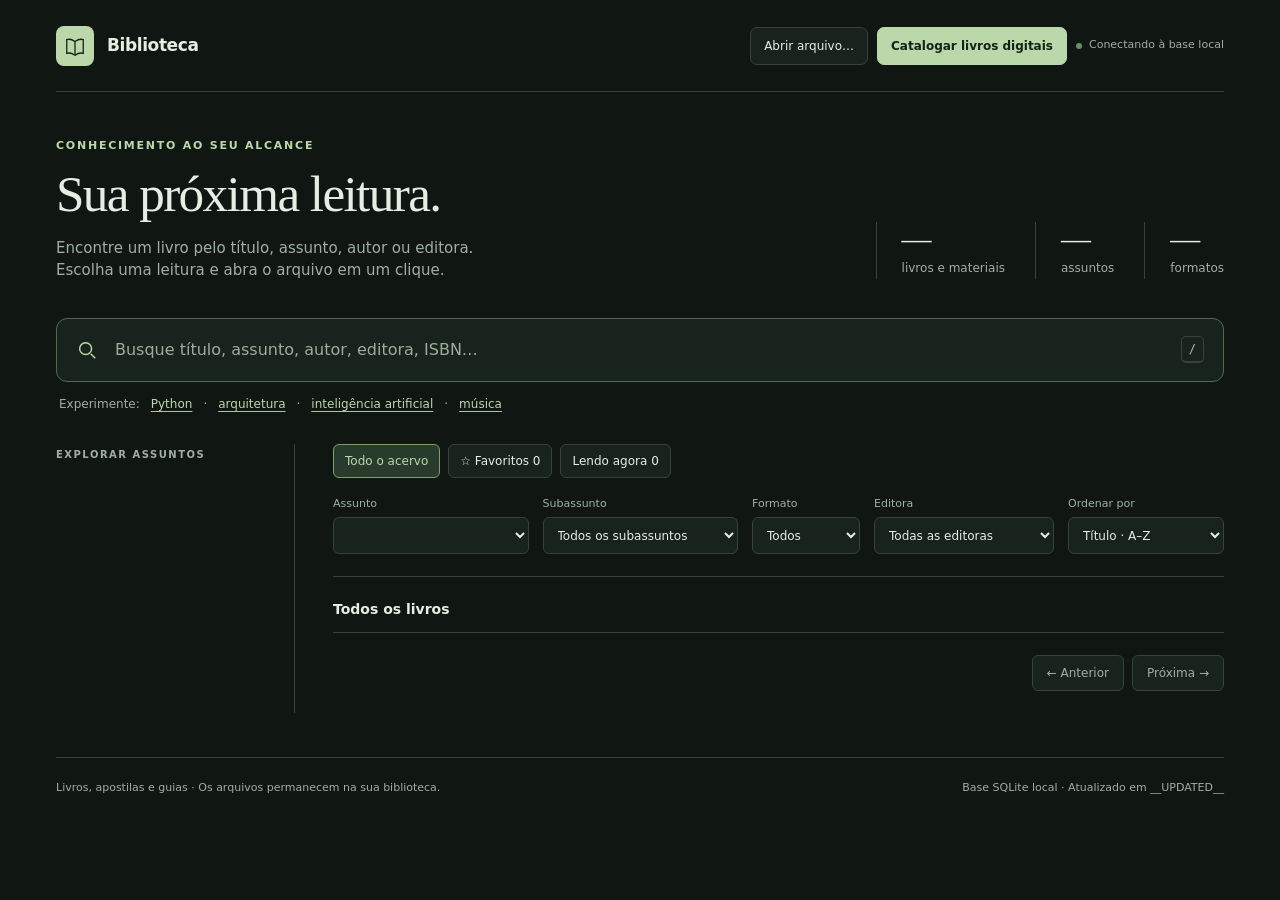
<file: src/main/resources/catalogo/catalogo_template.html>
<!doctype html>
<html lang="pt-BR">
<head>
<meta charset="utf-8"><meta name="viewport" content="width=device-width,initial-scale=1">
<meta name="color-scheme" content="dark"><meta name="description" content="Sua biblioteca pessoal: encontre livros por título, assunto ou tecnologia e abra os arquivos em um clique.">
<title>Biblioteca · Catálogo pessoal</title>
<style>
:root{--bg:#f7f6f2;--paper:#fffefa;--ink:#242e2a;--muted:#69716a;--green:#285341;--pale:#eaf0e8;--line:#e0e3da;--serif:Georgia,'Times New Roman',serif}
*{box-sizing:border-box}body{margin:0;color:var(--ink);background:var(--bg);font:15px/1.5 system-ui,-apple-system,BlinkMacSystemFont,'Segoe UI',sans-serif}button,input,select{font:inherit}button,a,input,select{-webkit-tap-highlight-color:transparent}button,select{cursor:pointer}a{color:inherit}button{color:inherit}button:focus-visible,a:focus-visible,select:focus-visible{outline:3px solid #87a58b;outline-offset:3px}button:disabled{cursor:default;opacity:.4}svg{display:block;flex-shrink:0}.shell{max-width:1560px;margin:auto;padding:0 56px}.topbar{height:92px;border-bottom:1px solid var(--line);display:flex;align-items:center;justify-content:space-between;gap:20px}.brand{display:flex;align-items:center;gap:13px;text-decoration:none;font-size:17px;font-weight:650;letter-spacing:-.4px}.brand-mark{width:38px;height:40px;display:grid;place-items:center;background:var(--green);border-radius:8px;color:white}.topnote{display:flex;align-items:center;gap:8px;color:var(--muted);font-size:12px;letter-spacing:.02em}.dot{width:6px;height:6px;background:#6c8d64;border-radius:50%}.hero{display:flex;justify-content:space-between;gap:40px;align-items:flex-end;padding:46px 0 36px}.eyebrow{margin:0 0 10px;text-transform:uppercase;letter-spacing:.16em;font-size:11px;font-weight:700;color:var(--green)}h1{font:normal clamp(34px,4vw,52px)/1.12 var(--serif);letter-spacing:-1.6px;margin:0 0 15px}.intro{max-width:570px;color:var(--muted);margin:0;font-size:15px}.stats{display:flex;gap:30px;padding-bottom:3px}.stat{border-left:1px solid var(--line);padding-left:25px}.stat strong{font:normal 30px/1.15 var(--serif);display:block}.stat span{color:var(--muted);font-size:12px;white-space:nowrap}.searchbox{display:flex;align-items:center;gap:15px;background:var(--paper);border:1px solid #b4c3b4;border-radius:11px;padding:0 19px;box-shadow:0 3px 12px #243e2b06;color:var(--green)}.searchbox:focus-within{outline:3px solid #d4e2d0;border-color:var(--green)}.searchbox input{outline:none;border:0;background:none;width:100%;height:62px;font-size:16px;color:var(--ink);min-width:0}.searchbox input::placeholder{color:#7a8279}.searchbox button{background:transparent;border:0;padding:7px;border-radius:5px;font-size:23px;line-height:1;color:var(--muted)}.key{border:1px solid var(--line);border-bottom-width:2px;border-radius:5px;padding:0 7px;color:#8a9188;font:12px/24px monospace}.examples{font-size:12px;color:var(--muted);display:flex;align-items:center;gap:7px;flex-wrap:wrap;margin:11px 0 29px;padding-left:3px}.example{border:0;background:none;padding:2px 4px;color:var(--green);text-decoration:underline;text-decoration-color:#adc0ab;text-underline-offset:3px}.layout{display:grid;grid-template-columns:239px minmax(0,1fr);gap:38px;padding-bottom:44px}.sidebar{border-right:1px solid var(--line);padding-right:24px}.sideheading{margin:3px 0 14px;font-size:10px;letter-spacing:.15em;font-weight:750;color:var(--muted);text-transform:uppercase}.topics{display:flex;flex-direction:column;gap:3px}.topic{display:flex;align-items:center;justify-content:space-between;gap:10px;text-align:left;background:none;border:0;border-radius:7px;padding:9px 10px;width:100%;font-size:12px;line-height:1.4}.topic:hover{background:#eef0e9}.topic.active{background:var(--pale);color:var(--green);font-weight:650}.topic small{color:#818b7d;font-size:10px;font-weight:500;font-variant-numeric:tabular-nums}.alltopic{margin-bottom:9px}.mobile-topic{display:none}.filters{display:flex;gap:14px;align-items:flex-end;padding:0 0 22px;border-bottom:1px solid var(--line)}.field{display:flex;flex-direction:column;gap:5px;min-width:0;flex:1}.field label{font-size:11px;color:var(--muted)}.field select{border:1px solid var(--line);border-radius:6px;background:var(--paper);height:37px;padding:0 30px 0 10px;color:var(--ink);width:100%;font-size:12px;max-width:100%}.field.small{flex:0 0 108px}.field.order{flex:0 0 156px}.clear{border:0;background:none;color:var(--green);font-size:12px;white-space:nowrap;height:37px;padding:0 0 0 5px;text-decoration:underline;text-underline-offset:3px}.resultsbar{display:flex;align-items:center;justify-content:space-between;gap:12px;margin:22px 0 12px}.resultsbar h2{font-size:14px;margin:0;font-weight:650}.resultsbar p{font-size:12px;margin:0;color:var(--muted)}.results{border-top:1px solid var(--line)}.book{display:grid;grid-template-columns:38px minmax(0,1fr) auto;gap:16px;align-items:center;border-bottom:1px solid var(--line);padding:20px 0}.book-icon{width:36px;height:46px;border-radius:3px 6px 6px 3px;display:grid;place-items:center;color:#6d8771;border:1px solid #d6dfd1;background:#edf1e9;box-shadow:inset 4px 0 #e1e8db}.book:nth-child(3n+2) .book-icon{background:#f0eee7;color:#8c8165;border-color:#e4dece;box-shadow:inset 4px 0 #e9e2d3}.book:nth-child(3n) .book-icon{background:#eaf0ef;color:#6e8788;border-color:#d5dfdc;box-shadow:inset 4px 0 #dde7e3}.book h3{font-size:15px;line-height:1.45;font-weight:550;letter-spacing:-.1px;margin:0 0 6px;overflow-wrap:anywhere}.book h3 a{text-decoration:none}.book h3 a:hover{text-decoration:underline;text-decoration-color:#8ba489;text-underline-offset:4px}.meta{display:flex;gap:8px;align-items:center;flex-wrap:wrap;color:var(--muted);font-size:11px;line-height:1.6}.badge{font-size:9px;letter-spacing:.04em;padding:1px 5px;background:#eceee7;border:1px solid #e1e4da;border-radius:4px;color:#636f5e}.crumb{color:#8c9287}.open{display:flex;gap:8px;align-items:center;text-decoration:none;font-size:12px;font-weight:600;color:var(--green);padding:8px 12px;background:var(--paper);border:1px solid #d4ded0;border-radius:6px;white-space:nowrap}.open:hover{background:var(--pale);border-color:#a2b59a}.pagination{display:flex;align-items:center;justify-content:space-between;gap:12px;padding:22px 0;font-size:12px;color:var(--muted)}.pagebuttons{display:flex;gap:8px}.pagebuttons button{background:var(--paper);border:1px solid var(--line);border-radius:6px;padding:8px 14px;font-size:12px}.empty{text-align:center;padding:65px 20px}.empty h3{font:normal 26px var(--serif);margin:0 0 10px}.empty p{color:var(--muted);font-size:13px;max-width:340px;margin:0 auto 16px}.empty button{border:0;border-radius:6px;background:var(--green);color:white;padding:10px 16px;font-size:12px}footer{border-top:1px solid var(--line);display:flex;justify-content:space-between;gap:20px;padding:22px 0 28px;font-size:11px;color:var(--muted)}footer p{margin:0}.sr-only{position:absolute;width:1px;height:1px;padding:0;margin:-1px;overflow:hidden;clip:rect(0,0,0,0);white-space:nowrap;border:0}[hidden]{display:none!important}
@media(min-width:1500px){.layout{gap:50px;grid-template-columns:260px minmax(0,1fr)}}
@media(max-width:1000px){.shell{padding:0 28px}.stats{gap:17px}.stat{padding-left:17px}.hero{gap:25px}.layout{grid-template-columns:195px minmax(0,1fr);gap:24px}.sidebar{padding-right:17px}.filters{flex-wrap:wrap}.field{flex-basis:100%}.field.small{flex:1}.field.order{flex:1}.clear{flex:0}.topic{padding:9px 7px}}
@media(max-width:700px){.shell{padding:0 20px}.topbar{height:72px}.topnote{font-size:10px}.hero{display:block;padding:32px 0 25px}h1{font-size:38px}.intro{font-size:14px}.stats{margin-top:25px;gap:28px}.stat{padding-left:0;border:0}.stat strong{font-size:25px}.searchbox{padding:0 13px;gap:10px}.searchbox input{font-size:14px;height:56px}.key{display:none}.examples{margin-bottom:23px;font-size:11px}.layout{display:block}.sidebar{display:none}.mobile-topic{display:flex}.filters{gap:12px}.field{flex-basis:calc(50% - 12px)}.field.small{flex-basis:calc(35% - 12px)}.field.order{flex-basis:calc(45% - 12px)}.clear{flex:1;font-size:11px}.book{grid-template-columns:29px minmax(0,1fr);gap:12px;padding:17px 0}.book-icon{width:28px;height:37px}.book-icon svg{width:14px}.book h3{font-size:14px}.book .open{grid-column:2;justify-self:start;padding:5px 10px;font-size:11px}.meta{font-size:10px}.resultsbar h2{font-size:13px}.resultsbar p{font-size:11px}.pagination{align-items:flex-start;flex-direction:column}footer{flex-direction:column;gap:6px}.brand{font-size:16px}.brand-mark{width:32px;height:35px}}
@media(prefers-reduced-motion:no-preference){button,a{transition:background .15s,border-color .15s}.book{animation:appear .18s ease-out}@keyframes appear{from{opacity:.5;transform:translateY(2px)}to{opacity:1;transform:none}}}

.personal-tabs{display:flex;gap:8px;flex-wrap:wrap;margin-bottom:18px}.personal-tab,.mark-button{border:1px solid var(--line);border-radius:6px;background:var(--paper);padding:7px 11px;font-size:12px}.personal-tab.active,.mark-button.active{background:var(--pale);border-color:#9eb698;color:var(--green)}.book-actions{display:flex;gap:7px;align-items:center;flex-wrap:wrap;margin-top:10px}.mark-button{font-size:11px;padding:5px 9px}.reading-shelf{background:#edf1e9;border:1px solid #d7e0d1;border-radius:10px;padding:23px;margin:0 0 28px}.reading-shelf h2{font:normal 25px var(--serif);margin:0 0 5px}.reading-shelf>p{font-size:12px;color:var(--muted);margin:0 0 17px}.reading-cards{display:grid;grid-template-columns:repeat(auto-fill,minmax(245px,1fr));gap:12px}.reading-card{background:var(--paper);border:1px solid #dce2d6;border-radius:8px;padding:17px;min-width:0}.reading-card h3{margin:0 0 7px;font-size:14px;font-weight:600;overflow-wrap:anywhere}.reading-card p{font-size:11px;color:var(--muted);margin:0 0 13px}.reading-card .book-actions{margin:0 0 13px}.storage-note{font-size:11px;color:var(--muted);margin:12px 0 0}.storage-error{background:#fff1d9;border:1px solid #d9c29c;padding:12px 16px;border-radius:6px;font-size:12px;margin-bottom:20px}.bookmark-dialog{border:1px solid var(--line);border-radius:12px;max-width:460px;width:calc(100% - 32px);padding:28px;color:var(--ink);background:var(--paper);box-shadow:0 20px 70px #243e2b30}.bookmark-dialog::backdrop{background:#172b2366}.bookmark-dialog h2{font:normal 28px var(--serif);margin:0 0 12px}.bookmark-dialog p{font-size:13px;color:var(--muted);overflow-wrap:anywhere}.bookmark-dialog label{display:block;font-size:12px;margin:17px 0 6px}.bookmark-dialog input{border:1px solid #b4c3b4;background:white;border-radius:6px;padding:10px;width:100%;color:var(--ink)}.dialog-actions{display:flex;justify-content:flex-end;gap:10px;margin-top:22px}.dialog-actions button{border:1px solid var(--line);border-radius:6px;padding:9px 15px;background:var(--paper);font-size:12px}.dialog-actions .primary{background:var(--green);color:white;border-color:var(--green)}.save-feedback{font-size:11px;color:var(--green)}
@media(max-width:700px){.reading-shelf{padding:17px}.book .open{grid-column:2}.reading-cards{grid-template-columns:1fr}.book-actions{gap:5px}.mark-button{font-size:10px}}
.filename{display:block;font-size:11px;font-weight:400;line-height:1.5;color:var(--muted);margin-top:4px;overflow-wrap:anywhere}.reading-card .filename{font-size:10px}.title-unknown{font-style:italic}

:root{--bg:#101713;--paper:#19231d;--ink:#e7ede3;--muted:#a0afa2;--green:#bad8a9;--pale:#293b2c;--line:#354437;color-scheme:dark}.brand-mark{background:#bad8a9;color:#162219}.searchbox{border-color:#53694f;box-shadow:none}.searchbox:focus-within{outline-color:#354e36}.searchbox input::placeholder{color:#9cae9b}.searchbox .key{color:#adbcaa}.topic:hover{background:#223025}.topic small{color:#a0b49b}.topic.active{background:#293f2d}.book-icon,.book:nth-child(3n+2) .book-icon,.book:nth-child(3n) .book-icon{background:#22362a;color:#a3b89c;border-color:#3a503b;box-shadow:inset 4px 0 #314a34}.book:nth-child(3n+2) .book-icon{background:#302e21;border-color:#4c4a33;box-shadow:inset 4px 0 #403b29;color:#bcb18b}.badge{background:#2b382a;border-color:#43523d;color:#c3d1b8}.reading-shelf{background:#1b2b20;border-color:#40553d}.reading-card{border-color:#3e503b}.open{border-color:#52684b}.open:hover{border-color:#8fa480}.mark-button.active,.personal-tab.active{border-color:#829b70}.bookmark-dialog input,.bookmark-dialog textarea{background:#101b13;border-color:#52694b}.dialog-actions .primary,.empty button{background:#bad8a9;border-color:#bad8a9;color:#132216}.storage-error{background:#3b2e18;border-color:#6c5734;color:#e5d0a5}.topic:focus-visible,button:focus-visible,a:focus-visible,select:focus-visible,input:focus-visible,textarea:focus-visible{outline-color:#a9c394}.top-actions{display:flex;gap:9px;align-items:center;flex-wrap:wrap}.toolbar-button{border:1px solid var(--line);border-radius:7px;padding:9px 13px;background:var(--paper);font-size:12px}.toolbar-button.primary{background:#bad8a9;color:#142317;border-color:#bad8a9;font-weight:650}.topnote{font-size:11px}.app-status{display:flex;align-items:center;gap:7px;color:var(--muted);font-size:11px}.operation{border:1px solid #50654a;border-radius:8px;background:#1b2c20;padding:17px 20px;margin:0 0 25px}.operation-head{display:flex;justify-content:space-between;gap:15px;font-size:12px;margin-bottom:10px}.operation progress{width:100%;height:10px;accent-color:#bad8a9;display:block}.operation progress::-webkit-progress-bar{background:#344734;border-radius:8px}.operation progress::-webkit-progress-value{background:#bad8a9;border-radius:8px}.operation p{font-size:12px;color:var(--muted);margin:10px 0 0;overflow-wrap:anywhere}.operation.error{border-color:#9d7851}.bookmark-dialog textarea{resize:vertical;min-height:180px;max-height:60vh;width:100%;border-radius:6px;padding:12px;border:1px solid #52694b;color:var(--ink);font:13px/1.6 system-ui}.bookmark-dialog select{width:100%;padding:10px;border:1px solid var(--line);border-radius:6px;background:var(--bg);color:var(--ink)}.note-preview{border-left:2px solid #5e7753;padding-left:10px;white-space:pre-wrap;overflow-wrap:anywhere}.metadata-list{margin:15px 0;display:grid;grid-template-columns:minmax(85px,30%) 1fr;gap:7px 15px;font-size:12px;max-height:45vh;overflow:auto}.metadata-list dt{color:var(--muted)}.metadata-list dd{margin:0;overflow-wrap:anywhere;white-space:pre-wrap}.dialog-message{font-size:12px;color:#e8c29b;min-height:18px}.field.publisher{flex:0 1 180px}.filters{flex-wrap:wrap}.filters>.field:first-child:not(.mobile-topic){min-width:190px}.file-open-note{font-size:12px;color:var(--muted);margin:0 0 20px}.file-open-note a{color:var(--green)}
@media(max-width:1000px){.topbar{height:auto;min-height:92px;padding:17px 0}.top-actions{justify-content:flex-end}.topnote{display:none}.field.publisher{flex:1}}@media(max-width:700px){.topbar{align-items:flex-start;gap:15px;flex-direction:column;padding:18px 0}.top-actions{justify-content:flex-start;width:100%;gap:7px}.toolbar-button{font-size:11px;padding:8px 10px}.app-status{width:100%;font-size:10px}.filters>.field:first-child:not(.mobile-topic){min-width:0}.field.publisher{flex-basis:calc(50% - 12px)}.hero{padding-top:27px}.bookmark-dialog{padding:21px}.reading-card .open{font-size:11px}}

</style>
</head>
<body>
<div class="shell">
<header class="topbar"><a class="brand" href="catalogo_livros.html" aria-label="Biblioteca: página inicial"><span class="brand-mark"><svg width="22" height="22" viewBox="0 0 24 24" fill="none" stroke="currentColor" stroke-width="1.4" aria-hidden="true"><path d="M3 5c3-1 6 0 9 2 3-2 6-3 9-2v15c-3-1-6 0-9 2-3-2-6-3-9-2Z"/><path d="M12 7v15"/></svg></span>Biblioteca</a><div class="top-actions"><button class="toolbar-button" id="openFileButton">Abrir arquivo…</button><button class="toolbar-button primary" id="organizeButton">Catalogar livros digitais</button><span class="app-status" id="databaseStatus"><i class="dot" aria-hidden="true"></i>Conectando à base local</span><input type="file" id="openFileInput" accept=".pdf,.epub,application/pdf,application/epub+zip" hidden></div></header>
<section class="hero" aria-labelledby="heading"><div><p class="eyebrow">Conhecimento ao seu alcance</p><h1 id="heading">Sua próxima leitura.</h1><p class="intro">Encontre um livro pelo título, assunto, autor ou editora.<br>Escolha uma leitura e abra o arquivo em um clique.</p></div><div class="stats" aria-label="Resumo da biblioteca"><div class="stat"><strong id="total">—</strong><span>livros e materiais</span></div><div class="stat"><strong id="topicsCount">—</strong><span>assuntos</span></div><div class="stat"><strong id="formatsCount">—</strong><span>formatos</span></div></div></section>
<section class="operation" id="operationPanel" role="status" aria-live="polite" hidden><div class="operation-head"><strong id="operationTitle">Atualizando catálogo</strong><span id="operationPercent">0%</span></div><progress id="operationProgress" max="100" value="0" aria-label="Progresso da operação"></progress><p id="operationMessage"></p></section><p class="file-open-note" id="fileOpenNote" hidden></p>
<div id="storageError" class="storage-error" role="status" hidden>Não foi possível confirmar o salvamento das últimas alterações na base local. Elas continuam disponíveis nesta página; verifique se a aplicação Catálogo está em execução.</div>
<section class="reading-shelf" id="readingShelf" aria-labelledby="readingHeading" hidden><h2 id="readingHeading">Continue de onde parou.</h2><p>Suas leituras em andamento, com o último ponto que você registrou.</p><div class="reading-cards" id="readingCards"></div><p class="storage-note">Seus favoritos, pontos de leitura e anotações ficam salvos na base SQLite. Registre a página antes de sair da leitura. O catálogo não acompanha a página automaticamente. A abertura na página salva depende do leitor de PDF.</p></section>
<section aria-label="Pesquisar na biblioteca"><div class="searchbox"><svg width="22" height="22" viewBox="0 0 24 24" fill="none" stroke="currentColor" stroke-width="1.6" aria-hidden="true"><circle cx="10.5" cy="10.5" r="6.5"/><path d="m16 16 5 5"/></svg><label class="sr-only" for="search">Pesquisar por título, assunto ou tecnologia</label><input id="search" type="search" placeholder="Busque título, assunto, autor, editora, ISBN…" autocomplete="off" spellcheck="false"><button id="clearSearch" aria-label="Apagar pesquisa" hidden>×</button><span class="key" aria-hidden="true">/</span></div><div class="examples"><span>Experimente:</span><button class="example" data-query="Python">Python</button><span>·</span><button class="example" data-query="arquitetura">arquitetura</button><span>·</span><button class="example" data-query="inteligência artificial">inteligência artificial</button><span>·</span><button class="example" data-query="música">música</button></div></section>
<div class="layout"><aside class="sidebar" aria-label="Navegar por assunto"><p class="sideheading">Explorar assuntos</p><nav class="topics" id="topics"></nav></aside><main id="main"><nav class="personal-tabs" aria-label="Minhas listas"><button class="personal-tab active" id="viewAll">Todo o acervo</button><button class="personal-tab" id="viewFavorites">☆ Favoritos <span id="favoritesCount">0</span></button><button class="personal-tab" id="viewReading">Lendo agora <span id="readingCount">0</span></button></nav><div class="filters"><div class="field mobile-topic"><label for="topicSelect">Assunto</label><select id="topicSelect"></select></div><div class="field"><label for="sectionSelect">Subassunto</label><select id="sectionSelect"><option value="">Todos os subassuntos</option></select></div><div class="field small"><label for="formatSelect">Formato</label><select id="formatSelect"><option value="">Todos</option></select></div><div class="field publisher"><label for="publisherSelect">Editora</label><select id="publisherSelect"><option value="">Todas as editoras</option></select></div><div class="field order"><label for="sortSelect">Ordenar por</label><select id="sortSelect"><option value="title">Título · A–Z</option><option value="topic">Assunto · A–Z</option></select></div><button class="clear" id="reset" hidden>Limpar filtros</button></div><div class="resultsbar"><h2 id="resultsTitle">Todos os livros</h2><p id="resultCount" role="status" aria-live="polite"></p></div><div class="results" id="results"></div><div class="empty" id="empty" hidden><h3>Nenhum livro por aqui.</h3><p>Tente uma palavra mais simples ou remova os filtros para ampliar a busca.</p><button id="emptyReset">Ver todo o acervo</button></div><div class="pagination" id="pagination"><span id="pageInfo"></span><div class="pagebuttons"><button id="prev">← Anterior</button><button id="next">Próxima →</button></div></div></main></div>
<footer><p>Livros, apostilas e guias · Os arquivos permanecem na sua biblioteca.</p><p>Base SQLite local · Atualizado em __UPDATED__</p></footer>
<dialog id="bookmarkDialog" class="bookmark-dialog" aria-labelledby="bookmarkHeading"><form id="bookmarkForm"><h2 id="bookmarkHeading">Seu ponto de leitura</h2><p id="bookmarkTitle"></p><label id="bookmarkLabel" for="bookmarkInput">Página em que você parou</label><input id="bookmarkInput" required><p id="bookmarkHelp"></p><div class="dialog-actions"><button type="button" id="bookmarkCancel">Cancelar</button><button class="primary" type="submit">Salvar ponto de leitura</button></div></form></dialog>
<dialog id="notesDialog" class="bookmark-dialog" aria-labelledby="notesHeading"><form id="notesForm"><h2 id="notesHeading">Suas anotações</h2><p id="notesBookTitle"></p><label for="notesInput">Ideias, trechos e observações sobre este livro</label><textarea id="notesInput" maxlength="200000" placeholder="Anote o que você quer lembrar…"></textarea><p class="dialog-message" id="notesMessage" role="status"></p><div class="dialog-actions"><button type="button" id="notesCancel">Cancelar</button><button class="primary" type="submit" id="notesSave">Salvar anotações</button></div></form></dialog>
<dialog id="metadataDialog" class="bookmark-dialog" aria-labelledby="metadataHeading"><h2 id="metadataHeading">Sobre o documento</h2><p id="metadataBookTitle"></p><dl class="metadata-list" id="metadataList"></dl><label for="moveCategory">Categoria do livro</label><select id="moveCategory"></select><p class="dialog-message" id="moveMessage" role="status"></p><div class="dialog-actions"><button type="button" id="metadataCancel">Fechar</button><button class="primary" type="button" id="moveBookButton">Mover para esta categoria</button></div></dialog>
<p id="saveFeedback" class="sr-only" role="status" aria-live="polite"></p>
<noscript><p>Ative o JavaScript do navegador para pesquisar neste catálogo local.</p></noscript>
</div>
<script id="catalog-data" type="application/json">__CATALOG_DATA__</script>
<script>
'use strict';
const API_CONFIG=__API_CONFIG__;
let databaseReady=false,categories=[],publishers=[],persistQueue=Promise.resolve();
let DATA=JSON.parse(document.getElementById('catalog-data').textContent);
const LABELS={arquitetura_e_integracao:'Arquitetura e integração',blockchain_e_criptomoedas:'Blockchain e criptomoedas',carreira_e_produtividade:'Carreira e produtividade',cloud:'Cloud',computacao:'Computação',comunicacao_e_design:'Comunicação e design',conhecimentos_gerais:'Conhecimentos gerais',dados_e_bancos_de_dados:'Dados e bancos de dados',desenvolvimento_de_jogos:'Desenvolvimento de jogos',desenvolvimento_desktop:'Desenvolvimento desktop',desenvolvimento_mobile:'Desenvolvimento mobile',desenvolvimento_pessoal:'Desenvolvimento pessoal',desenvolvimento_web:'Desenvolvimento web',dev_ops_e_infraestrutura:'DevOps e infraestrutura',documentos_e_manuais:'Documentos e manuais',engenharia_de_software:'Engenharia de software',ferramentas_e_educacao:'Ferramentas e educação',gestao_e_negocios:'Gestão e negócios',inteligencia_artificial:'Inteligência artificial',literatura:'Literatura',matematica_e_estatistica:'Matemática e estatística',musica:'Música',processos_de_negocio:'Processos de negócio',programacao:'Programação',redes_e_sistemas:'Redes e sistemas',religiao_e_espiritualidade:'Religião e espiritualidade',seguranca_da_informacao:'Segurança da informação',ap_is:'APIs',graph_ql:'GraphQL',rest:'REST',ddd:'DDD',soa:'SOA',wso2:'WSO2',java_script:'JavaScript',type_script:'TypeScript',no_sql:'NoSQL',mongo_db:'MongoDB',my_sql:'MySQL',postgre_sql:'PostgreSQL',open_stack:'OpenStack',git_hub_actions:'GitHub Actions',git_e_git_hub:'Git e GitHub',open_shift:'OpenShift',core_os:'CoreOS',i_os_e_swift:'iOS e Swift',eletronica_e_io_t:'Eletrônica e IoT',out_systems:'OutSystems',h_igh_performance:'High performance',la_te_x:'LaTeX',j_bpm_e_pam:'jBPM e PAM',o_caml:'OCaml',csharp_e_dotnet:'C# e .NET',c_e_cpp:'C e C++',ci_e_cd:'CI e CD',sre:'SRE',aws:'AWS',gcp:'GCP',php:'PHP',r:'R',abap:'ABAP',sql:'SQL',matlab_e_octave:'MATLAB e Octave',brms_e_drools:'BRMS e Drools',ux_e_web_design:'UX e Web Design',html_e_css:'HTML e CSS',node_js:'Node.js',orientacao_a_objetos_e_boas_praticas:'Orientação a objetos e boas práticas',algoritmos_e_estruturas_de_dados:'Algoritmos e estruturas de dados',concorrencia_e_desempenho:'Concorrência e desempenho',fundamentos_e_referencia:'Fundamentos e referência',interfaces_graficas:'Interfaces gráficas',certificacao:'Certificação',web_e_extracao_de_dados:'Web e extração de dados',visao_computacional:'Visão computacional',processamento_de_linguagem_natural:'Processamento de linguagem natural',organizacao_pessoal:'Organização pessoal',ciencia_de_dados:'Ciência de dados',mineracao_de_dados:'Mineração de dados',migracao_de_dados:'Migração de dados',visualizacao_de_dados:'Visualização de dados',fundamentos_e_modelagem:'Fundamentos e modelagem',estatistica:'Estatística',algebra_linear:'Álgebra linear',calculo_e_equacoes_diferenciais:'Cálculo e equações diferenciais',teoria_musical_e_partituras:'Teoria musical e partituras',violao:'Violão',pentest_e_forense:'Pentest e forense',seguranca_de_aplicacoes:'Segurança de aplicações',identidade_e_acesso:'Identidade e acesso',padroes_de_projeto:'Padrões de projeto',arquitetura_orientada_a_eventos:'Arquitetura orientada a eventos',microsservicos:'Microsserviços',arquitetura_hexagonal:'Arquitetura hexagonal',arquitetura_de_software:'Arquitetura de software',infraestrutura_como_codigo_e_automacao:'Infraestrutura como código e automação',agilidade_e_metodos:'Agilidade e métodos',estrategia_e_inovacao:'Estratégia e inovação',gestao_de_equipes:'Gestão de equipes',gestao_de_produtos:'Gestão de produtos',lideranca_e_comunicacao:'Liderança e comunicação',boas_praticas:'Boas práticas',testes_e_refatoracao:'Testes e refatoração',religiao:'Religião',historia_e_politica:'História e política',ficcao_e_poesia:'Ficção e poesia'};
const $=id=>document.getElementById(id);
const norm=s=>s.normalize('NFD').replace(/[\u0300-\u036f]/g,'').toLowerCase().replace(/[^a-z0-9#+]+/g,' ').trim();
const label=s=>LABELS[s]||s.replace(/_/g,' ').replace(/^./,c=>c.toUpperCase());
const title=s=>s.replace(/_/g,' ').replace(/^./,c=>c.toUpperCase());
const ALIASES=[['oreilly','o reilly'],['editora','publisher'],['autor','author'],['ano','year'],['idioma','language'],['inteligencia artificial','artificial intelligence','ia','ai'],['aprendizado de maquina','aprendizagem de maquina','machine learning'],['aprendizado profundo','deep learning'],['banco de dados','bancos de dados','database','databases'],['seguranca','security'],['musica','music'],['arquitetura','architecture'],['redes','network','networking'],['nuvem','cloud'],['programacao','programming'],['testes','testing','test driven'],['gestao','management'],['estatistica','statistics'],['dados','data'],['violao','guitarra','guitar'],['eventos','event driven'],['javascript','java script'],['typescript','type script'],['devops','dev ops'],['github','git hub'],['nosql','no sql'],['mongodb','mongo db'],['mysql','my sql'],['postgresql','postgre sql'],['ios','i os'],['iot','io t'],['latex','la te x'],['csharp','c#'],['dotnet','net']];
function addAliases(text){let result=text;const padded=' '+text+' ';for(const group of ALIASES){if(group.some(term=>padded.includes(' '+term+' ')))result+=' '+group.join(' ')}return result}
function prepareData(){for(const item of DATA){item.title=item.documentTitle||'Título não identificado no documento';item.filename=item.filename||item.path.split('/').pop();item.topicLabel=label(item.topic);item.sectionLabel=item.section.split('/').map(label).join(' / ');item.search=addAliases(norm(item.title+' '+item.name+' '+item.filename+' '+item.section+' '+item.sectionLabel+' '+item.format+' '+JSON.stringify(item.metadata||{})))}}
prepareData();
let topicKeys=[...new Set(DATA.map(x=>x.topic))].sort((a,b)=>label(a).localeCompare(label(b),'pt-BR'));
let formats=[...new Set(DATA.map(x=>x.format))].sort();
const state={query:'',topic:'',section:'',format:'',sort:'title',page:1,view:'all',publisher:''}, PAGE_SIZE=40;
const STORAGE_KEY='biblioteca_pessoal_leituras_v1';
let libraryMarks={};
function sanitizeMarks(value){const result=Object.create(null);if(!value||typeof value!=='object'||Array.isArray(value))return result;for(const[path,mark]of Object.entries(value).slice(0,10000)){if(path.length>2048||path.startsWith('/')||path.split('/').includes('..')||!mark||typeof mark!=='object'||Array.isArray(mark))continue;result[path]={favorite:mark.favorite===true,reading:mark.reading===true,page:Number.isSafeInteger(mark.page)&&mark.page>0?mark.page:null,location:typeof mark.location==='string'?mark.location.slice(0,500):'',notes:typeof mark.notes==='string'?mark.notes.slice(0,200000):'',updated:Number.isFinite(mark.updated)?mark.updated:0}}return result}
try{const raw=localStorage.getItem(STORAGE_KEY);libraryMarks=sanitizeMarks(raw?JSON.parse(raw):{});localStorage.setItem(STORAGE_KEY,JSON.stringify(libraryMarks))}catch(error){libraryMarks=sanitizeMarks(libraryMarks);$('storageError').hidden=false}
function markFor(book){return libraryMarks[book.path]||{favorite:false,reading:false,page:null,location:'',notes:'',updated:0}}
function saveMark(book,patch){const path=book.path;const mark={...markFor(book),...patch,updated:Date.now()};libraryMarks[path]=mark;try{localStorage.setItem(STORAGE_KEY,JSON.stringify(libraryMarks))}catch(error){}persistQueue=persistQueue.catch(()=>{}).then(()=>api('/api/marks',{path,patch:mark})).then(()=>{$('storageError').hidden=true;$('saveFeedback').textContent='Alterações salvas na base SQLite.'}).catch(error=>{$('storageError').hidden=false;throw error});return persistQueue}

function readingUrl(book){const mark=markFor(book);return book.url+(book.format==='PDF'&&mark.page?'#page='+mark.page:'')}
function markButton(text,active,callback){const button=el('button','mark-button'+(active?' active':''),text);button.type='button';button.setAttribute('aria-pressed',String(active));button.addEventListener('click',callback);return button}
function bookActions(book){const mark=markFor(book);const actions=el('div','book-actions');actions.append(markButton(mark.favorite?'★ Favorito':'☆ Favoritar',mark.favorite,()=>{saveMark(book,{favorite:!markFor(book).favorite}).catch(()=>{});render()}),markButton(mark.reading?'✓ Lendo agora':'Começar a ler',mark.reading,()=>{saveMark(book,{reading:!markFor(book).reading}).catch(()=>{});render()}));if(mark.reading){const point=el('button','mark-button',book.format==='PDF'?(mark.page?'Página '+mark.page+' · alterar':'Registrar página'):(mark.location?'Alterar ponto salvo':'Registrar ponto'));point.type='button';point.addEventListener('click',()=>editBookmark(book));actions.append(point)}const notes=el('button','mark-button'+(mark.notes?' active':''),mark.notes?'Anotações ●':'Anotações');notes.type='button';notes.addEventListener('click',()=>editNotes(book));const details=el('button','mark-button','Detalhes');details.type='button';details.addEventListener('click',()=>showMetadata(book));actions.append(notes,details);return actions}
let editingBook=null;
function editBookmark(book){editingBook=book;const mark=markFor(book);const isPDF=book.format==='PDF';$('bookmarkTitle').textContent=book.title+' ('+book.filename+')';$('bookmarkLabel').textContent=isPDF?'Página em que você parou':'Onde você parou?';const input=$('bookmarkInput');input.type=isPDF?'number':'text';input.required=true;input.min=isPDF?'1':'';input.step=isPDF?'1':'';input.maxLength=500;input.value=isPDF?(mark.page||''):mark.location;input.placeholder=isPDF?'Ex.: 42':'Ex.: Capítulo 3, seção Introdução';$('bookmarkHelp').textContent=isPDF?'Use o número da página no leitor de PDF, que pode ser diferente do número impresso no livro. O botão Continuar tentará abrir nessa página.':'Seu ponto ficará anotado no catálogo. Ao abrir o EPUB, use essa anotação para retomar no aplicativo de leitura.';$('bookmarkDialog').showModal();input.focus()}
function renderReadingShelf(){const reading=DATA.filter(book=>markFor(book).reading).sort((a,b)=>markFor(b).updated-markFor(a).updated);$('readingShelf').hidden=!reading.length;const fragment=document.createDocumentFragment();for(const book of reading){const mark=markFor(book);const card=el('article','reading-card');const heading=el('h3','',book.title);heading.append(el('span','filename','('+book.filename+')'));card.append(heading);const point=book.format==='PDF'?(mark.page?'Página '+mark.page:'Página ainda não registrada'):(mark.location||'Ponto de leitura ainda não registrado');card.append(el('p','',book.format+' · '+point),bookActions(book));const link=el('a','open',book.format==='PDF'&&mark.page?'Continuar na página '+mark.page+' ↗':'Abrir leitura ↗');link.href=readingUrl(book);link.target='_blank';link.rel='noopener';link.addEventListener('click',()=>saveMark(book,{}).catch(()=>{}));if(book.format!=='FISICO')card.append(link);if(mark.notes)card.append(el('p','note-preview',mark.notes.length>140?mark.notes.slice(0,140)+'…':mark.notes));fragment.append(card)}$('readingCards').replaceChildren(fragment);$('favoritesCount').textContent=DATA.filter(x=>markFor(x).favorite).length;$('readingCount').textContent=reading.length;for(const[id,view]of [['viewAll','all'],['viewFavorites','favorites'],['viewReading','reading']]){$(id).classList.toggle('active',state.view===view);$(id).setAttribute('aria-pressed',String(state.view===view))}}
const nf=new Intl.NumberFormat('pt-BR');
$('total').textContent=nf.format(DATA.length);$('topicsCount').textContent=topicKeys.length;$('formatsCount').textContent=formats.length;
function el(tag,cls,text){const x=document.createElement(tag);if(cls)x.className=cls;if(text!==undefined)x.textContent=text;return x}
function option(value,text){const x=el('option','',text);x.value=value;return x}
$('topicSelect').append(option('','Todos os assuntos'));
for(const key of topicKeys)$('topicSelect').append(option(key,label(key)));
for(const f of formats)$('formatSelect').append(option(f,f));
const topicButtons=[];
for(const key of ['',...topicKeys]){const btn=el('button','topic'+(key?'':' alltopic'));btn.type='button';btn.append(el('span','',key?label(key):'Todo o acervo'),el('small','',nf.format(key?DATA.filter(x=>x.topic===key).length:DATA.length)));btn.addEventListener('click',()=>setTopic(key));$('topics').append(btn);topicButtons.push({key,btn})}
function setTopic(key){state.topic=key;state.section='';state.page=1;$('topicSelect').value=key;updateSections();render()}
function updateSections(){const select=$('sectionSelect');select.replaceChildren(option('','Todos os subassuntos'));const sections=[...new Set(DATA.filter(x=>!state.topic||x.topic===state.topic).map(x=>x.section))].sort((a,b)=>a.localeCompare(b,'pt-BR'));for(const s of sections){const parts=s.split('/');select.append(option(s,(state.topic?parts.slice(1):parts).map(label).join(' / ')||'Geral'))}select.value=state.section}
function filtered(){const tokens=norm(state.query).split(/\s+/).filter(Boolean);return DATA.filter(x=>(state.view!=='favorites'||markFor(x).favorite)&&(state.view!=='reading'||markFor(x).reading)&&(!state.topic||x.topic===state.topic)&&(!state.section||x.section===state.section)&&(!state.format||x.format===state.format)&&(!state.publisher||(x.metadata||{}).publisher===state.publisher)&&tokens.every(t=>x.search.includes(t))).sort((a,b)=>(state.sort==='topic'?a.topicLabel.localeCompare(b.topicLabel,'pt-BR'):0)||a.title.localeCompare(b.title,'pt-BR',{numeric:true})||a.path.localeCompare(b.path))}
function icon(){const holder=el('div','book-icon');holder.setAttribute('aria-hidden','true');holder.innerHTML='<svg width="17" height="20" viewBox="0 0 20 24" fill="none" stroke="currentColor" stroke-width="1.3"><path d="M5 3h11v18H5a2 2 0 0 1-2-2V5a2 2 0 0 1 2-2Z"/><path d="M3 18h13M7 7h6M7 10h5"/></svg>';return holder}
function render(){renderReadingShelf();const found=filtered();const pages=Math.max(1,Math.ceil(found.length/PAGE_SIZE));state.page=Math.min(state.page,pages);const start=(state.page-1)*PAGE_SIZE;const fragment=document.createDocumentFragment();for(const book of found.slice(start,start+PAGE_SIZE)){const row=el('article','book');row.append(icon());const content=el('div');const heading=el('h3');const link=el(book.format==='FISICO'?'span':'a','',book.title);link.href=readingUrl(book);link.target='_blank';link.rel='noopener';link.title=book.path;heading.append(link,el('span','filename','('+book.filename+')'));const meta=el('div','meta');meta.append(el('span','badge',book.format==='FISICO'?'Físico':book.format),el('span','',book.sectionLabel),el('span','crumb','·'),el('span','',book.format==='FISICO'?'Exemplar físico':book.size>=1048576?(book.size/1048576).toLocaleString('pt-BR',{maximumFractionDigits:1})+' MB':Math.max(1,Math.round(book.size/1024))+' KB'));const extra=[(book.metadata||{}).author,(book.metadata||{}).publisher,(book.metadata||{}).year].filter(Boolean).join(' · ');if(extra)meta.append(el('span','crumb','·'),el('span','',extra));content.append(heading,meta,bookActions(book));row.append(content);const open=el('a','open',markFor(book).reading&&markFor(book).page?'Continuar · p. '+markFor(book).page:'Abrir');open.href=readingUrl(book);open.addEventListener('click',()=>{if(markFor(book).reading)saveMark(book,{}).catch(()=>{})});open.target='_blank';open.rel='noopener';open.setAttribute('aria-label','Abrir '+book.title);const arrow=el('span','','↗');arrow.setAttribute('aria-hidden','true');open.append(arrow);if(book.format==='FISICO')row.append(el('span','badge','Livro físico'));else row.append(open);fragment.append(row)}$('results').replaceChildren(fragment);$('resultsTitle').textContent=state.query?'Resultados da busca':state.topic?label(state.topic):state.view==='favorites'?'Meus favoritos':state.view==='reading'?'Lendo agora':'Todos os livros';$('resultCount').textContent=nf.format(found.length)+(found.length===1?' resultado':' resultados');$('empty').hidden=found.length!==0;$('results').hidden=found.length===0;$('pagination').hidden=found.length===0;$('pageInfo').textContent=found.length?'Exibindo '+nf.format(start+1)+'–'+nf.format(Math.min(start+PAGE_SIZE,found.length))+' de '+nf.format(found.length)+' · Página '+state.page+' de '+pages:'';$('prev').disabled=state.page<=1;$('next').disabled=state.page>=pages;$('clearSearch').hidden=!state.query;$('reset').hidden=!(state.query||state.topic||state.section||state.format||state.sort!=='title'||state.view!=='all'||state.publisher);for(const{key,btn}of topicButtons){btn.classList.toggle('active',key===state.topic);btn.setAttribute('aria-pressed',String(key===state.topic))}}
function reset(){Object.assign(state,{query:'',topic:'',section:'',format:'',sort:'title',page:1,view:'all',publisher:''});$('publisherSelect').value='';$('search').value='';$('topicSelect').value='';$('formatSelect').value='';$('sortSelect').value='title';updateSections();render()}
$('search').addEventListener('input',e=>{state.query=e.target.value;state.page=1;render()});$('clearSearch').addEventListener('click',()=>{$('search').value='';state.query='';state.page=1;render();$('search').focus()});$('topicSelect').addEventListener('change',e=>setTopic(e.target.value));$('sectionSelect').addEventListener('change',e=>{state.section=e.target.value;state.page=1;render()});$('formatSelect').addEventListener('change',e=>{state.format=e.target.value;state.page=1;render()});$('sortSelect').addEventListener('change',e=>{state.sort=e.target.value;state.page=1;render()});$('reset').addEventListener('click',reset);$('emptyReset').addEventListener('click',reset);for(const button of document.querySelectorAll('[data-query]'))button.addEventListener('click',()=>{reset();state.query=button.dataset.query;$('search').value=state.query;render()});function page(delta){state.page+=delta;render();$('main').scrollIntoView({block:'start',behavior:'instant'})}$('prev').addEventListener('click',()=>page(-1));$('next').addEventListener('click',()=>page(1));document.addEventListener('keydown',e=>{if(e.key==='/'&&!['INPUT','SELECT','TEXTAREA'].includes(document.activeElement.tagName)){e.preventDefault();$('search').focus()}if(e.key==='Escape'&&document.activeElement===$('search')){$('clearSearch').click()}});for(const[id,view]of [['viewAll','all'],['viewFavorites','favorites'],['viewReading','reading']])$(id).addEventListener('click',()=>{state.view=view;state.page=1;render()});
$('bookmarkCancel').addEventListener('click',()=>{$('bookmarkDialog').close();editingBook=null});
$('bookmarkForm').addEventListener('submit',event=>{event.preventDefault();if(!editingBook)return;const value=$('bookmarkInput').value.trim();if(editingBook.format==='PDF'){const page=Number(value);if(!Number.isSafeInteger(page)||page<1){$('bookmarkInput').setCustomValidity('Informe um número inteiro de página maior que zero.');$('bookmarkInput').reportValidity();return}saveMark(editingBook,{page,reading:true}).catch(()=>{})}else{if(!value)return;saveMark(editingBook,{location:value.slice(0,500),reading:true}).catch(()=>{})}$('bookmarkDialog').close();editingBook=null;render()});
$('bookmarkInput').addEventListener('input',()=>{$('bookmarkInput').setCustomValidity('')});
window.addEventListener('storage',event=>{if(event.key===STORAGE_KEY){try{libraryMarks=sanitizeMarks(event.newValue?JSON.parse(event.newValue):{});render()}catch(error){$('storageError').hidden=false}}});
updateSections();render();

async function api(path,data){const response=await fetch(API_CONFIG.base+path,{method:data===undefined?'GET':'POST',headers:{'X-Catalogo-Token':API_CONFIG.token,...(API_CONFIG.library?{'X-Catalogo-Library':API_CONFIG.library}:{}),...(data===undefined?{}:{'Content-Type':'application/json'})},body:data===undefined?undefined:JSON.stringify(data)});const result=await response.json();if(!response.ok)throw new Error(result.error||'Não foi possível acessar a base local.');return result}
function refreshNavigation(){topicKeys=[...new Set([...DATA.map(x=>x.topic),...categories.map(x=>x.path.split('/')[0])])].sort((a,b)=>label(a).localeCompare(label(b),'pt-BR'));formats=[...new Set(DATA.map(x=>x.format))].sort();$('total').textContent=nf.format(DATA.length);$('topicsCount').textContent=topicKeys.length;$('formatsCount').textContent=formats.length;$('topicSelect').replaceChildren(option('','Todos os assuntos'));$('formatSelect').replaceChildren(option('','Todos'));$('topics').replaceChildren();topicButtons.length=0;for(const key of topicKeys)$('topicSelect').append(option(key,label(key)));for(const format of formats)$('formatSelect').append(option(format,format));for(const key of ['',...topicKeys]){const btn=el('button','topic'+(key?'':' alltopic'));btn.type='button';btn.append(el('span','',key?label(key):'Todo o acervo'),el('small','',nf.format(key?DATA.filter(x=>x.topic===key).length:DATA.length)));btn.addEventListener('click',()=>setTopic(key));$('topics').append(btn);topicButtons.push({key,btn})}publishers=[...new Set(DATA.map(x=>(x.metadata||{}).publisher).filter(Boolean))].sort((a,b)=>a.localeCompare(b,'pt-BR'));$('publisherSelect').replaceChildren(option('','Todas as editoras'));for(const publisher of publishers)$('publisherSelect').append(option(publisher,publisher));if(!topicKeys.includes(state.topic))state.topic='';if(!publishers.includes(state.publisher))state.publisher='';$('topicSelect').value=state.topic;$('formatSelect').value=state.format;$('publisherSelect').value=state.publisher;updateSections()}
async function loadDatabase(importLocal=false){if(importLocal&&Object.keys(libraryMarks).length)await api('/api/import-marks',{marks:libraryMarks});const result=await api('/api/catalog');DATA=result.books;categories=result.categories||[];libraryMarks=sanitizeMarks(result.marks);prepareData();for(const category of categories)if(category.name&&!LABELS[category.path.split('/').pop()])LABELS[category.path.split('/').pop()]=category.name.replace(/^./,c=>c.toUpperCase());refreshNavigation();render();databaseReady=true;$('databaseStatus').textContent='● Base local conectada';$('storageError').hidden=true;try{localStorage.setItem(STORAGE_KEY,JSON.stringify(libraryMarks))}catch(error){}}
let notesBook=null;
function editNotes(book){notesBook=book;$('notesBookTitle').textContent=book.title+' ('+book.filename+')';$('notesInput').value=markFor(book).notes||'';$('notesMessage').textContent='';$('notesDialog').showModal();$('notesInput').focus()}
$('notesCancel').addEventListener('click',()=>{$('notesDialog').close();notesBook=null});
$('notesForm').addEventListener('submit',async event=>{event.preventDefault();if(!notesBook)return;const button=$('notesSave');button.disabled=true;$('notesMessage').textContent='Salvando anotações…';try{await saveMark(notesBook,{notes:$('notesInput').value});$('notesDialog').close();notesBook=null;render()}catch(error){$('notesMessage').textContent='Não foi possível salvar na base. Sua anotação continua aqui; tente novamente.'}finally{button.disabled=false}});
function categoryOptions(select,includeRoot=false){select.replaceChildren();if(includeRoot)select.append(option('','Nova categoria principal'));for(const category of categories)select.append(option(category.path,category.path.split('/').map(label).join(' / ')))}
const META_LABELS={title:'Título nos metadados',author:'Autor',publisher:'Editora',year:'Ano de publicação',isbn:'ISBN',subject:'Assunto',keywords:'Palavras-chave',language:'Idioma',pages:'Páginas',filename:'Nome do arquivo',file_size:'Tamanho em bytes',creator:'Criador',producer:'Software produtor',creationDate:'Data de criação',modDate:'Data de modificação',format:'Formato',encryption:'Criptografia',identifier:'Identificador',description:'Descrição',date:'Data',rights:'Direitos'};
let metadataBook=null;
function showMetadata(book){metadataBook=book;$('metadataBookTitle').textContent=book.title+' ('+book.filename+')';const list=$('metadataList');list.replaceChildren();for(const[key,value]of Object.entries(book.metadata||{})){if(value===null||value==='')continue;list.append(el('dt','',META_LABELS[key]||key),el('dd','',typeof value==='object'?JSON.stringify(value):String(value)))}categoryOptions($('moveCategory'));$('moveCategory').value=book.section;$('moveMessage').textContent='';$('metadataDialog').showModal()}
$('metadataCancel').addEventListener('click',()=>$('metadataDialog').close());$('moveBookButton').addEventListener('click',async()=>{if(!metadataBook)return;$('moveBookButton').disabled=true;$('moveMessage').textContent='Movendo e conferindo o arquivo…';try{await persistQueue.catch(()=>{});await api('/api/move',{path:metadataBook.path,category:$('moveCategory').value});await loadDatabase();$('metadataDialog').close()}catch(error){$('moveMessage').textContent=error.message}finally{$('moveBookButton').disabled=false}});
$('publisherSelect').addEventListener('change',event=>{state.publisher=event.target.value;state.page=1;render()});
$('openFileButton').addEventListener('click',()=>$('openFileInput').click());let openedBlob=null;
$('openFileInput').addEventListener('change',()=>{const file=$('openFileInput').files[0];if(!file)return;openedBlob=URL.createObjectURL(file);const note=$('fileOpenNote');note.replaceChildren(el('span','',file.name+' — '));const link=el('a','',/\.pdf$/i.test(file.name)?'Abrir documento ↗':'Abrir no leitor / baixar arquivo');link.href=openedBlob;link.target='_blank';link.rel='noopener';if(!/\.pdf$/i.test(file.name))link.download=file.name;note.append(link);note.hidden=false;link.click();$('openFileInput').value=''});
let watchingJob=false;
async function watchJob(id){if(watchingJob)return;watchingJob=true;$('organizeButton').disabled=true;$('operationPanel').hidden=false;$('operationPanel').classList.remove('error');try{while(true){const job=await api('/api/jobs/'+id);$('operationProgress').value=job.progress;$('operationPercent').textContent=job.progress+'%';$('operationTitle').textContent=job.state==='done'?'Catálogo atualizado':job.state==='error'?'A operação não foi concluída':'Organizando sua biblioteca';$('operationMessage').textContent=job.message;if(job.state==='error')throw new Error(job.message);if(job.state==='done'){await loadDatabase();const result=job.result;$('operationMessage').textContent=result.moved+' arquivo(s) movido(s)'+(result.corrected&&result.corrected.length?' · '+result.corrected.length+' nome(s) e categoria(s) corrigido(s)':'')+' · '+result.total+' documentos no catálogo'+(result.duplicates?' · '+result.duplicates+' cópia(s) idêntica(s) preservada(s) em organizacao/duplicados':'')+(result.unclassified?' · '+result.unclassified+' arquivo(s) em a_classificar':'')+(result.skipped.length?' · '+result.skipped.join('; '):'');break}await new Promise(resolve=>setTimeout(resolve,350))}}catch(error){$('operationPanel').classList.add('error');$('operationTitle').textContent='Não foi possível concluir';$('operationMessage').textContent=error.message}finally{watchingJob=false;$('organizeButton').disabled=false}}
$('organizeButton').addEventListener('click',async()=>{$('organizeButton').disabled=true;$('operationPanel').hidden=false;$('operationTitle').textContent='Preparando atualização';$('operationMessage').textContent='Procurando livros soltos na raiz da pasta Livros…';$('operationProgress').value=0;$('operationPercent').textContent='0%';try{await persistQueue.catch(()=>{});const result=await api('/api/organize',{});await watchJob(result.job)}catch(error){$('operationMessage').textContent=error.message;$('organizeButton').disabled=false}});
loadDatabase(true).catch(()=>{$('databaseStatus').textContent='● Abra o atalho Catálogo no Desktop para conectar à base';databaseReady=false;});

</script>
</body>
</html>
</file>
